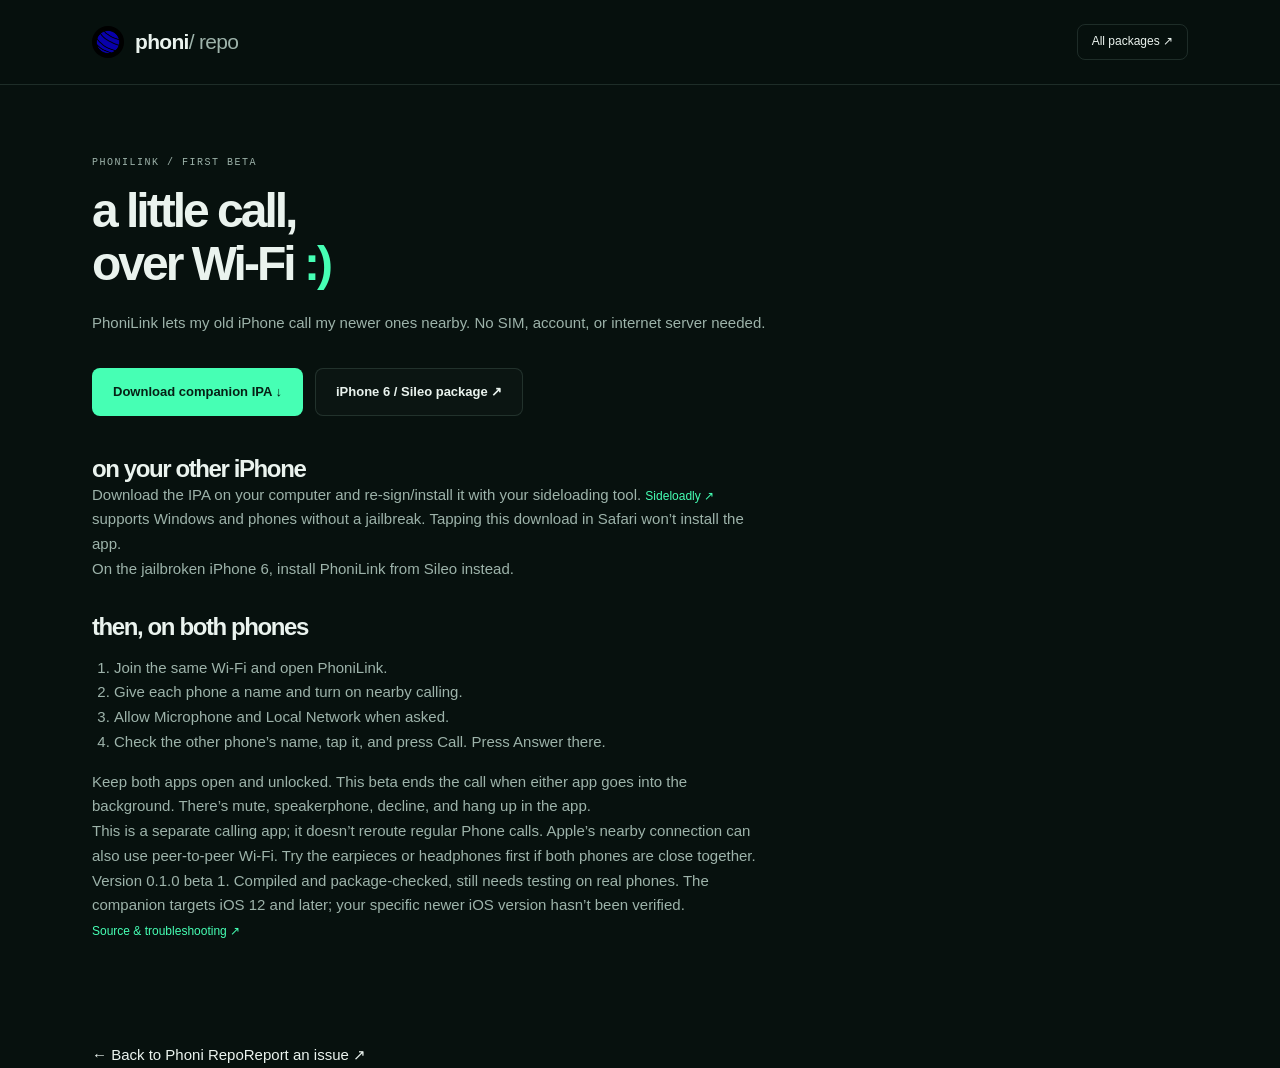
<file: site/phonilink.html>
<!doctype html>
<html lang="en">
<head>
  <meta charset="utf-8">
  <meta name="viewport" content="width=device-width, initial-scale=1">
  <meta name="theme-color" content="#07110e">
  <meta name="description" content="PhoniLink: little phone calls over Wi-Fi. Download the companion app for your other iPhone.">
  <title>PhoniLink — Phoni Repo</title>
  <link rel="icon" href="CydiaIcon.png?v=2" type="image/png">
  <link rel="stylesheet" href="style.css?v=2">
</head>
<body>
  <header class="nav-wrap"><nav aria-label="Main navigation"><a class="brand" href="./"><img src="CydiaIcon.png?v=2" width="32" height="32" alt="">phoni<span class="brand-light"> / repo</span></a><a class="source-link" href="./#packages">All packages ↗</a></nav></header>
  <main class="wrap detail-main">
    <span class="eyebrow">PHONILINK / FIRST BETA</span>
    <h1>a little call,<br>over Wi-Fi <span>:)</span></h1>
    <p>PhoniLink lets my old iPhone call my newer ones nearby. No SIM, account, or internet server needed.</p>
    <div class="actions">
      <a class="button primary" href="downloads/PhoniLink-0.1.0-beta1.ipa" download>Download companion IPA ↓</a>
      <a class="button secondary" href="package.html?id=com.phoni.phonilink">iPhone 6 / Sileo package ↗</a>
    </div>
    <h2 style="font-size:24px;margin-top:40px">on your other iPhone</h2>
    <p>Download the IPA on your computer and re-sign/install it with your sideloading tool. <a class="text-link" href="https://sideloadly.io/">Sideloadly ↗</a> supports Windows and phones without a jailbreak. Tapping this download in Safari won’t install the app.</p>
    <p>On the jailbroken iPhone 6, install PhoniLink from Sileo instead.</p>
    <h2 style="font-size:24px;margin-top:32px">then, on both phones</h2>
    <ol style="color:var(--dim);padding-left:22px">
      <li>Join the same Wi-Fi and open PhoniLink.</li>
      <li>Give each phone a name and turn on nearby calling.</li>
      <li>Allow Microphone and Local Network when asked.</li>
      <li>Check the other phone’s name, tap it, and press Call. Press Answer there.</li>
    </ol>
    <p>Keep both apps open and unlocked. This beta ends the call when either app goes into the background. There’s mute, speakerphone, decline, and hang up in the app.</p>
    <p>This is a separate calling app; it doesn’t reroute regular Phone calls. Apple’s nearby connection can also use peer-to-peer Wi-Fi. Try the earpieces or headphones first if both phones are close together.</p>
    <p class="tiny">Version 0.1.0 beta 1. Compiled and package-checked, still needs testing on real phones. The companion targets iOS 12 and later; your specific newer iOS version hasn’t been verified.</p>
    <p><a class="text-link" href="https://github.com/realphoni/phoni-repo/tree/main/tweaks/PhoniLink">Source &amp; troubleshooting ↗</a></p>
  </main>
  <footer class="wrap"><a href="./">← Back to Phoni Repo</a><a href="https://github.com/realphoni/phoni-repo/issues">Report an issue ↗</a></footer>
</body>
</html>
</file>
<file: site/style.css>
/* Cube, mint palette, and glass treatment adapted from realphoni/home. */
:root{--bg:#07110e;--mint:#46ffb4;--text:#eaf3ee;--dim:#9db3aa;--line:rgba(170,215,192,.15);--panel:#0c1b15;--font:-apple-system,BlinkMacSystemFont,"Segoe UI",sans-serif;--mono:"SFMono-Regular",Consolas,"Liberation Mono",monospace}
*{box-sizing:border-box}html{scroll-behavior:smooth}body{margin:0;background:var(--bg);color:var(--text);font-family:var(--font);font-size:15px;line-height:1.65;-webkit-font-smoothing:antialiased}a{color:inherit;text-decoration:none}button,input{font:inherit}button,a,input{ -webkit-tap-highlight-color:transparent}button{cursor:pointer}button:focus,a:focus,input:focus,summary:focus{outline:2px solid var(--mint);outline-offset:5px}button:focus:not(:focus-visible),a:focus:not(:focus-visible),input:focus:not(:focus-visible){outline:none}svg{fill:none;stroke:currentColor;stroke-width:1.6}p{color:var(--dim)}code{font-family:var(--mono);font-size:.86em}h1,h2,h3,p{margin:0}h1,h2,h3{font-weight:600;line-height:1.12}h2{font-size:38px;letter-spacing:-1.4px}section{scroll-margin-top:100px}.wrap{max-width:1160px;margin:0 auto;padding-left:32px;padding-right:32px}.skip{position:fixed;left:20px;top:-100px;background:var(--mint);color:var(--bg);padding:10px;z-index:100}.skip:focus{top:10px}.ambient{pointer-events:none;position:absolute;top:0;left:0;width:100%;height:920px;background:radial-gradient(ellipse at 70% 25%,rgba(31,100,70,.14),transparent 60%);z-index:-1}.nav-wrap{border-bottom:1px solid var(--line);background:rgba(7,17,14,.88);position:sticky;top:0;z-index:20;-webkit-backdrop-filter:blur(18px);backdrop-filter:blur(18px)}nav{max-width:1160px;margin:auto;display:flex;align-items:center;justify-content:space-between;height:84px;padding:0 32px}.brand{display:inline-flex;align-items:center;font-size:21px;font-weight:650;letter-spacing:-.7px}.brand img{margin-right:11px}.brand-light{font-weight:400;color:var(--dim)}.nav-links{display:flex;gap:30px;font-size:13px;color:var(--dim)}.nav-links a:hover,.text-link:hover,footer a:hover{color:var(--mint)}.source-link{border:1px solid var(--line);border-radius:8px;padding:7px 14px;font-size:12px}.source-link span{margin-left:15px;color:var(--dim)}.hero{padding-top:72px;padding-bottom:60px}.hero-copy{max-width:760px}.eyebrow{font-family:var(--mono);font-size:10px;letter-spacing:1.5px;color:var(--dim);display:block}.status-dot{display:inline-block;height:6px;width:6px;border-radius:50%;background:var(--mint);vertical-align:middle;margin-right:9px;box-shadow:0 0 10px rgba(70,255,180,.25)}h1{font-size:68px;line-height:1.12;letter-spacing:-3px;margin-top:12px}h1 span{color:var(--mint)}.hello{color:var(--dim);font-size:15px}.intro{font-size:17px;line-height:1.8;margin-top:22px;max-width:580px}.actions{display:flex;align-items:center;margin-top:32px;gap:12px}.button{border:1px solid transparent;border-radius:8px;display:inline-flex;justify-content:center;align-items:center;gap:24px;min-height:48px;padding:10px 20px;font-size:13px;font-weight:600;transition:background .16s,transform .16s}.button:hover{transform:translateY(-2px)}.primary{background:var(--mint);color:#062015}.primary:hover{background:#88ffce}.secondary{border-color:var(--line);background:rgba(255,255,255,.02);color:var(--text)}.secondary:hover{background:#14291e}.repo-address{display:flex;align-items:center;max-width:420px;margin-top:17px;color:var(--dim);font-size:12px}.repo-address code{word-break:break-all}.repo-address button{border:0;color:var(--dim);background:none;padding:8px;margin-left:8px;line-height:0}.repo-address svg{width:15px;height:15px}.packages-section{padding-top:76px;padding-bottom:72px}.section-heading{display:flex;justify-content:space-between;align-items:flex-end;gap:20px;margin-bottom:30px}.section-heading h2{margin-top:15px}.count{font-family:var(--mono);font-size:11px;color:var(--dim);white-space:nowrap;margin-bottom:5px}.package-toolbar{display:flex;align-items:center;justify-content:space-between;gap:20px;border-bottom:1px solid var(--line);padding-bottom:19px}.search{display:flex;align-items:center}.search svg{width:17px;height:17px;color:var(--dim);margin-right:10px}.search input{border:0;background:none;color:var(--text);font-size:12px;width:200px;padding:7px 0}.search input::placeholder{color:#71907d}.filters{display:flex;gap:5px}.filters button{font-size:11px;padding:7px 12px;border:1px solid transparent;border-radius:6px;background:none;color:var(--dim);white-space:nowrap}.filters button.selected{color:var(--mint);background:#46ffb40c;border-color:#46ffb42d}.package-grid{display:grid;grid-template-columns:repeat(3,1fr);gap:18px;margin-top:24px;min-height:200px}.empty-state{grid-column:1/-1;border:1px dashed #789b8430;border-radius:12px;min-height:225px;padding:34px 20px;text-align:center;background:linear-gradient(145deg,#0d1c1450,#0b171020)}.empty-symbol{display:inline-flex;justify-content:center;align-items:center;width:40px;height:40px;color:var(--mint);border:1px solid #46ffb422;border-radius:12px;background:#46ffb408;font-size:24px;margin-bottom:15px}.empty-state h3{font-size:18px;letter-spacing:-.4px}.empty-state p{font-size:12px;max-width:390px;margin:11px auto 15px}.text-link{color:var(--mint);font-size:12px}.section-footnote{font-size:10px;margin-top:19px;color:#789483}.package-card{border:1px solid var(--line);border-radius:12px;padding:22px;background:linear-gradient(155deg,rgba(255,255,255,.06),rgba(255,255,255,.015))}.package-card:hover{border-color:#46ffb455}.package-card header{display:flex;align-items:center;gap:12px;margin-bottom:18px}.package-card img{width:43px;height:43px;border-radius:10px}.package-card h3{font-size:17px}.package-card p{font-size:12px;line-height:1.7;overflow-wrap:anywhere}.package-card small{font-family:var(--mono);font-size:9px;color:var(--dim)}.package-card .card-foot{border-top:1px solid var(--line);margin-top:20px;padding-top:12px;display:flex;justify-content:space-between;align-items:center}.badge{font-family:var(--mono);color:var(--mint);font-size:9px}.toast{position:fixed;bottom:24px;left:50%;transform:translate(-50%,15px);background:var(--mint);color:#092318;padding:10px 20px;border-radius:8px;font-size:12px;z-index:100;opacity:0;pointer-events:none;transition:.2s;max-width:90vw}.toast.visible{opacity:1;transform:translate(-50%,0)}.detail-main{padding-top:70px;padding-bottom:100px;min-height:70vh}.detail-main h1{font-size:48px;margin-bottom:20px}.detail-main .detail-meta{display:flex;flex-wrap:wrap;gap:10px;margin:20px 0}.detail-main .badge{border:1px solid var(--line);border-radius:6px;padding:6px 10px}.detail-main .actions{margin-bottom:24px}.detail-main p{max-width:680px;white-space:pre-line;overflow-wrap:anywhere}

.brand img{border-radius:50%;object-fit:cover;width:32px;height:32px}.packages-section{border-top:1px solid var(--line);padding-top:38px;padding-bottom:60px}.section-heading h2{margin-top:0;font-size:28px;letter-spacing:-.7px}.package-grid{min-height:180px}.empty-state{min-height:190px;border:0;border-radius:8px;background:#0b1811;padding:30px 20px}.empty-symbol{display:none}.empty-state h3{font-size:17px}.empty-state p{font-size:13px;margin:10px auto 0}.repo-address{max-width:none}.ambient{height:600px;background:radial-gradient(ellipse at 20% 0%,rgba(31,100,70,.10),transparent 65%)}
@media(max-width:800px){.package-toolbar{flex-wrap:wrap}.package-grid{grid-template-columns:repeat(2,1fr)}}
@media(max-width:600px){.wrap{padding-left:22px;padding-right:22px}nav{height:70px;padding:0 22px}.brand{font-size:19px}.nav-links{display:none}.hero{padding-top:45px;padding-bottom:40px}h1{font-size:44px;letter-spacing:-2px;line-height:1.15}.hello{font-size:13px}.intro{font-size:15px;margin-top:18px}.actions{margin-top:25px;flex-wrap:wrap;gap:10px}.button{font-size:12px;gap:15px;padding:10px 16px}.repo-address{font-size:10px}.repo-address button{margin-left:3px}.packages-section{padding-top:30px;padding-bottom:35px}.section-heading{align-items:center;gap:15px;margin-bottom:22px}.section-heading h2{font-size:25px}.count{font-size:10px;margin:0}.package-toolbar{gap:12px;padding-bottom:14px}.search{width:100%}.search input{width:100%}.filters{gap:2px;flex-wrap:wrap}.filters button{font-size:10px;padding:7px 9px}.package-grid{grid-template-columns:1fr}.empty-state{min-height:170px;padding:30px 17px}.empty-state p{font-size:12px}.detail-main h1{font-size:36px}}
@media(prefers-reduced-motion:reduce){html{scroll-behavior:auto}*,*:before,*:after{transition:none!important;animation:none!important}}
</file>
